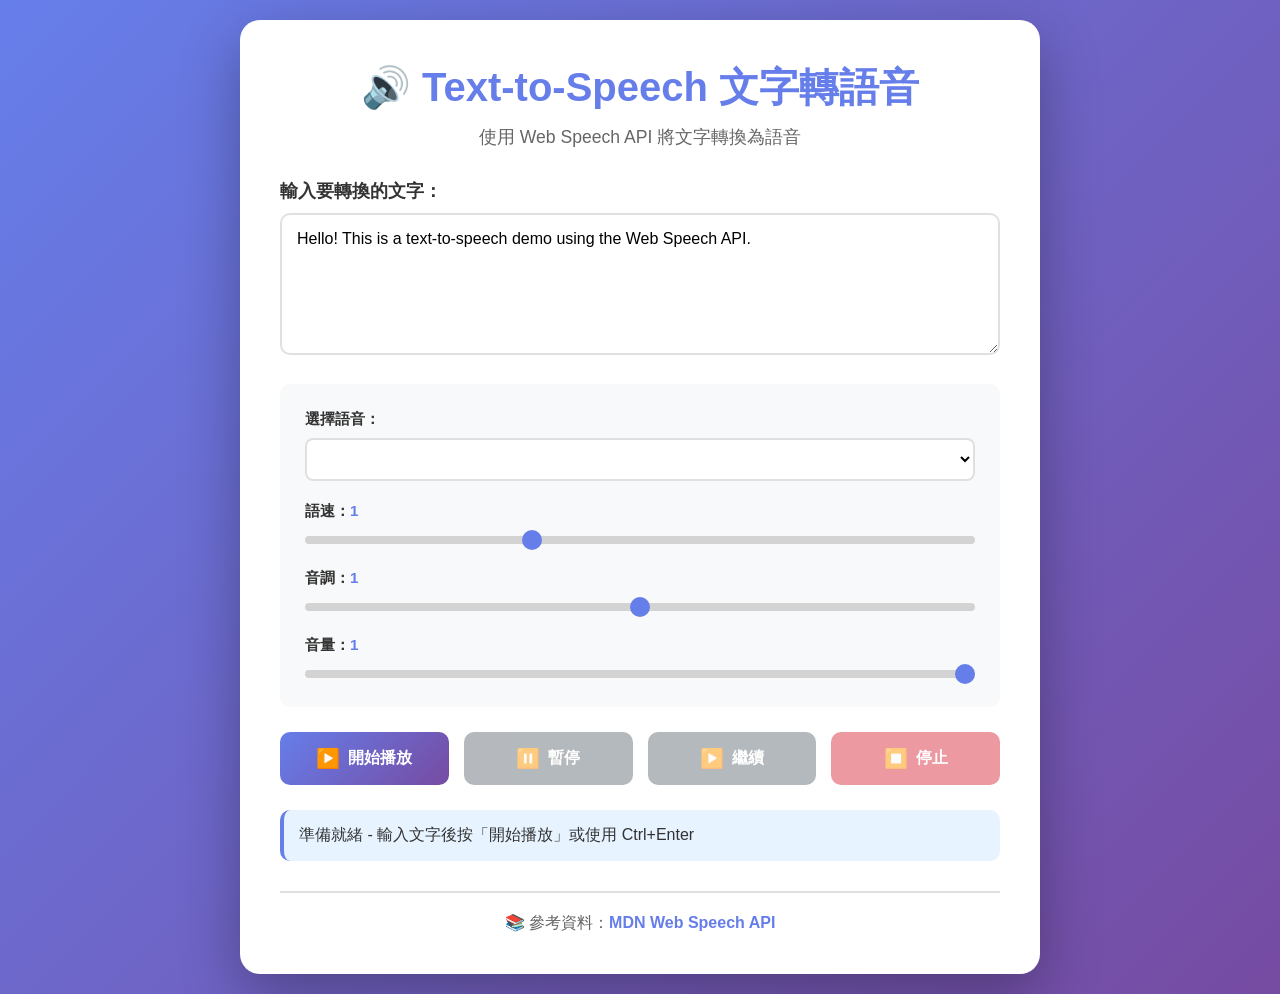
<file: index.html>
<!DOCTYPE html>
<html lang="zh-TW">
<head>
    <meta charset="UTF-8">
    <meta name="viewport" content="width=device-width, initial-scale=1.0">
    <title>Text-to-Speech 文字轉語音</title>
    <link rel="stylesheet" href="style.css">
</head>
<body>
    <div class="container">
        <header>
            <h1>🔊 Text-to-Speech 文字轉語音</h1>
            <p>使用 Web Speech API 將文字轉換為語音</p>
        </header>

        <main>
            <div class="input-section">
                <label for="text-input">輸入要轉換的文字：</label>
                <textarea 
                    id="text-input" 
                    rows="6" 
                    placeholder="在此輸入您想要轉換成語音的文字..."
                >Hello! This is a text-to-speech demo using the Web Speech API.</textarea>
            </div>

            <div class="controls-section">
                <div class="control-group">
                    <label for="voice-select">選擇語音：</label>
                    <select id="voice-select"></select>
                </div>

                <div class="control-group">
                    <label for="rate-input">語速：<span id="rate-value">1</span></label>
                    <input type="range" id="rate-input" min="0.5" max="2" step="0.1" value="1">
                </div>

                <div class="control-group">
                    <label for="pitch-input">音調：<span id="pitch-value">1</span></label>
                    <input type="range" id="pitch-input" min="0" max="2" step="0.1" value="1">
                </div>

                <div class="control-group">
                    <label for="volume-input">音量：<span id="volume-value">1</span></label>
                    <input type="range" id="volume-input" min="0" max="1" step="0.1" value="1">
                </div>
            </div>

            <div class="button-section">
                <button id="speak-btn" class="btn btn-primary">
                    <span class="btn-icon">▶️</span> 開始播放
                </button>
                <button id="pause-btn" class="btn btn-secondary" disabled>
                    <span class="btn-icon">⏸️</span> 暫停
                </button>
                <button id="resume-btn" class="btn btn-secondary" disabled>
                    <span class="btn-icon">▶️</span> 繼續
                </button>
                <button id="stop-btn" class="btn btn-danger" disabled>
                    <span class="btn-icon">⏹️</span> 停止
                </button>
            </div>

            <div class="status-section">
                <p id="status">準備就緒</p>
            </div>
        </main>

        <footer>
            <p>📚 參考資料：<a href="https://developer.mozilla.org/en-US/docs/Web/API/Web_Speech_API/Using_the_Web_Speech_API" target="_blank">MDN Web Speech API</a></p>
        </footer>
    </div>

    <script src="script.js"></script>
</body>
</html>
</file>
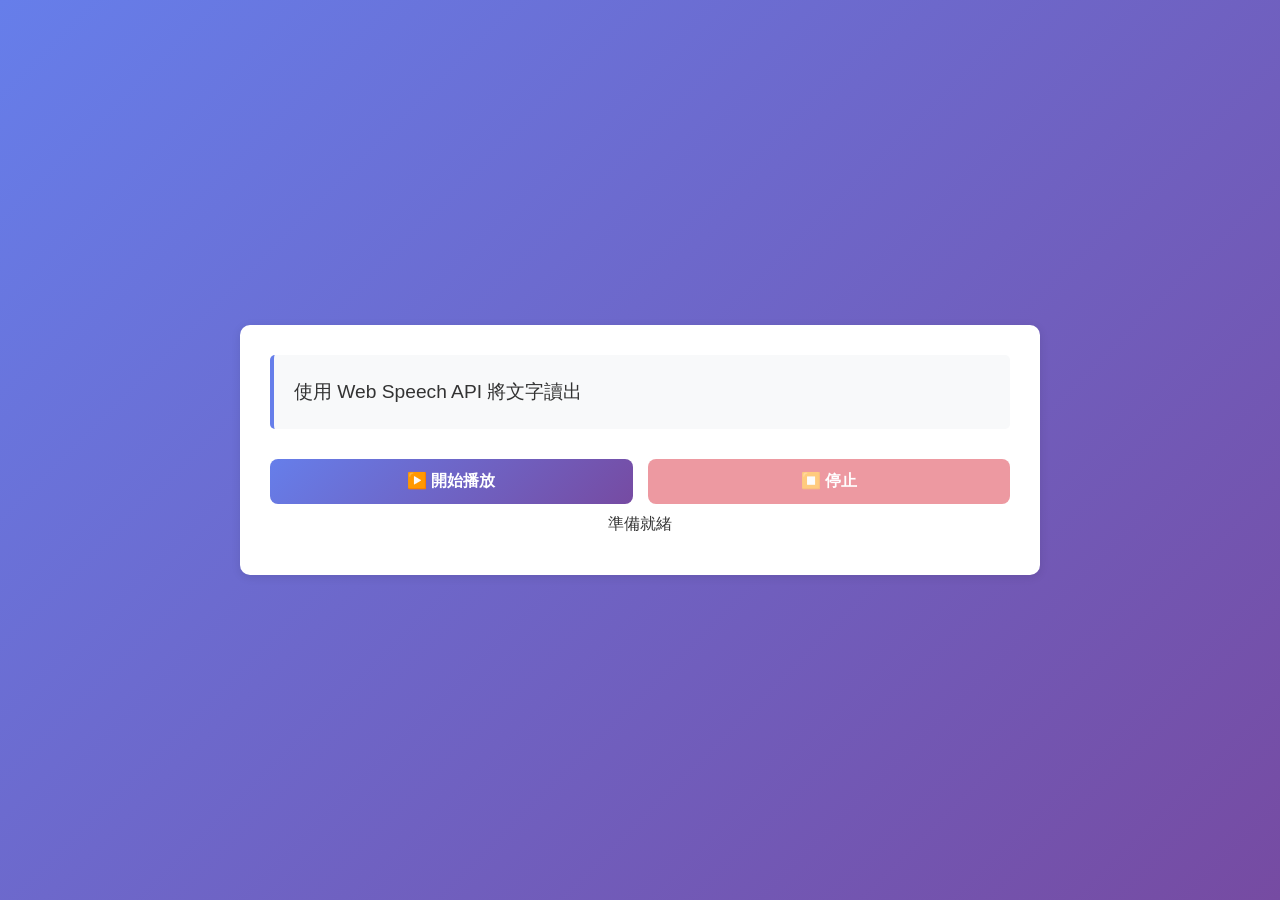
<file: text-to-speech.html>
<!DOCTYPE html>
<html lang="zh-TW">
    <head>
        <meta charset="UTF-8">
        <meta name="viewport" content="width=device-width, initial-scale=1.0">
        <title>Text-to-Speech 文字轉語音</title>
        <link rel="stylesheet" href="style.css">
        <style>
        .container {
            max-width: 800px;
            margin: 50px auto;
            padding: 30px;
            background: white;
            border-radius: 10px;
            box-shadow: 0 2px 10px rgba(0,0,0,0.1);
        }
        
        .text-description {
            font-size: 1.2rem;
            line-height: 1.8;
            color: #333;
            margin-bottom: 30px;
            padding: 20px;
            background: #f8f9fa;
            border-left: 4px solid #667eea;
            border-radius: 5px;
        }
        
        .controls {
            display: flex;
            gap: 15px;
            justify-content: center;
        }
        
        .btn {
            padding: 12px 30px;
            font-size: 1rem;
            border: none;
            border-radius: 8px;
            cursor: pointer;
            font-weight: 600;
            transition: all 0.3s;
        }
        
        .btn-primary {
            background: linear-gradient(135deg, #667eea 0%, #764ba2 100%);
            color: white;
        }
        
        .btn-primary:hover:not(:disabled) {
            transform: translateY(-2px);
            box-shadow: 0 5px 15px rgba(102, 126, 234, 0.4);
        }
        
        .btn-danger {
            background: #dc3545;
            color: white;
        }
        
        .btn-danger:hover:not(:disabled) {
            background: #c82333;
            transform: translateY(-2px);
        }
        
        .btn:disabled {
            opacity: 0.5;
            cursor: not-allowed;
        }
        
        .status {
            text-align: center;
            margin-top: 20px;
            padding: 10px;
            font-weight: 500;
            color: #666;
        }
    </style>
    </head>

    <body>
        <div class="container">
            <div class="text-description">使用 Web Speech API 將文字讀出</div>

            <div class="controls">
                <button id="speak-btn" class="btn btn-primary">▶️ 開始播放</button>
                <button id="stop-btn" class="btn btn-danger" disabled>⏹️
                    停止</button>
            </div>

            <div class="status" id="status">準備就緒</div>
        </div>

        <script>
        // 檢查瀏覽器是否支援 Web Speech API
        if (!('speechSynthesis' in window)) {
            alert('❌ 您的瀏覽器不支援 Web Speech API');
        }

        // 取得 DOM 元素
        const textDescription = document.querySelector('.text-description');
        const speakBtn = document.getElementById('speak-btn');
        const stopBtn = document.getElementById('stop-btn');
        const status = document.getElementById('status');
        
        // 語音合成物件
        const synth = window.speechSynthesis;
        let currentUtterance = null;

        // 開始播放按鈕
        speakBtn.addEventListener('click', () => {
            // 取得 text-description 的內容
            const text = textDescription.textContent.trim();
            
            if (!text) {
                alert('沒有內容可以播放！');
                return;
            }
            
            // 停止當前播放（如果有的話）
            if (synth.speaking) {
                synth.cancel();
            }
            
            // 建立新的 SpeechSynthesisUtterance
            currentUtterance = new SpeechSynthesisUtterance(text);
            
            // 取得可用的語音
            const voices = synth.getVoices();
            
            // 選擇 Google 粵語（香港）語音
            const googleCantoneseVoice = voices.find(voice => 
                voice.name.toLowerCase().includes('google') && 
                voice.lang === 'zh-HK'
            );

            const microsoftTracyVoice = voices.find(voice =>
                voice.name.includes('Microsoft Tracy') &&
                voice.lang === 'zh-HK'
            );
            
            if (googleCantoneseVoice) {
                currentUtterance.voice = googleCantoneseVoice;
                console.log('🎙️ 使用語音:', googleCantoneseVoice.name, '- 粵語（香港）');
            } else if (microsoftTracyVoice) {
                currentUtterance.voice = microsoftTracyVoice;
                console.log('🎙️ 使用語音:', microsoftTracyVoice.name, '- 粵語（香港）');
            } else {
                console.warn('⚠️ 找不到 Google 或 Microsoft Tracy 粵語（香港）語音，使用預設語音');
                // 列出所有可用的語音供參考
                console.log('可用語音:', voices.map(v => `${v.name} (${v.lang})`));
            }
            
            
            // 設定參數
            currentUtterance.rate = 1;      // 語速
            currentUtterance.pitch = 1;     // 音調
            currentUtterance.volume = 1;    // 音量
            
            // 事件監聽器
            currentUtterance.onstart = () => {
                console.log('🎤 開始播放');
                status.textContent = '🎤 正在播放...';
                speakBtn.disabled = true;
                stopBtn.disabled = false;
            };
            
            currentUtterance.onend = () => {
                console.log('✅ 播放結束');
                status.textContent = '✅ 播放完成';
                speakBtn.disabled = false;
                stopBtn.disabled = true;
            };
            
            currentUtterance.onerror = (event) => {
                console.error('❌ 發生錯誤:', event.error);
                status.textContent = `❌ 錯誤: ${event.error}`;
                speakBtn.disabled = false;
                stopBtn.disabled = true;
            };
            
            // 開始播放
            synth.speak(currentUtterance);
        });

        // 停止播放按鈕
        stopBtn.addEventListener('click', () => {
            if (synth.speaking) {
                synth.cancel();
                status.textContent = '⏹️ 已停止';
                speakBtn.disabled = false;
                stopBtn.disabled = true;
            }
        });

        // 載入語音（某些瀏覽器需要時間載入）
        if (synth.onvoiceschanged !== undefined) {
            synth.onvoiceschanged = () => {
                const voices = synth.getVoices();
                console.log('📝 可用語音數量:', voices.length);
            };
        }

        console.log('🚀 Text-to-Speech 已載入');
    </script>
    </body>
</html>
</file>
<file: style.css>
* {
    margin: 0;
    padding: 0;
    box-sizing: border-box;
}

body {
    font-family: 'Segoe UI', Tahoma, Geneva, Verdana, sans-serif;
    background: linear-gradient(135deg, #667eea 0%, #764ba2 100%);
    min-height: 100vh;
    display: flex;
    justify-content: center;
    align-items: center;
    padding: 20px;
}

.container {
    background: white;
    border-radius: 20px;
    box-shadow: 0 20px 60px rgba(0, 0, 0, 0.3);
    max-width: 800px;
    width: 100%;
    padding: 40px;
}

header {
    text-align: center;
    margin-bottom: 30px;
}

header h1 {
    color: #667eea;
    font-size: 2.5rem;
    margin-bottom: 10px;
}

header p {
    color: #666;
    font-size: 1.1rem;
}

.input-section {
    margin-bottom: 25px;
}

.input-section label {
    display: block;
    font-weight: 600;
    color: #333;
    margin-bottom: 10px;
    font-size: 1.1rem;
}

#text-input {
    width: 100%;
    padding: 15px;
    border: 2px solid #e0e0e0;
    border-radius: 10px;
    font-size: 1rem;
    font-family: inherit;
    resize: vertical;
    transition: border-color 0.3s;
}

#text-input:focus {
    outline: none;
    border-color: #667eea;
}

.controls-section {
    background: #f8f9fa;
    padding: 25px;
    border-radius: 10px;
    margin-bottom: 25px;
}

.control-group {
    margin-bottom: 20px;
}

.control-group:last-child {
    margin-bottom: 0;
}

.control-group label {
    display: block;
    font-weight: 600;
    color: #333;
    margin-bottom: 8px;
    font-size: 0.95rem;
}

.control-group span {
    color: #667eea;
    font-weight: bold;
}

#voice-select {
    width: 100%;
    padding: 10px;
    border: 2px solid #e0e0e0;
    border-radius: 8px;
    font-size: 1rem;
    background: white;
    cursor: pointer;
    transition: border-color 0.3s;
}

#voice-select:focus {
    outline: none;
    border-color: #667eea;
}

input[type="range"] {
    width: 100%;
    height: 8px;
    border-radius: 5px;
    background: #d3d3d3;
    outline: none;
    -webkit-appearance: none;
}

input[type="range"]::-webkit-slider-thumb {
    -webkit-appearance: none;
    appearance: none;
    width: 20px;
    height: 20px;
    border-radius: 50%;
    background: #667eea;
    cursor: pointer;
    transition: background 0.3s;
}

input[type="range"]::-webkit-slider-thumb:hover {
    background: #764ba2;
}

input[type="range"]::-moz-range-thumb {
    width: 20px;
    height: 20px;
    border-radius: 50%;
    background: #667eea;
    cursor: pointer;
    border: none;
    transition: background 0.3s;
}

input[type="range"]::-moz-range-thumb:hover {
    background: #764ba2;
}

.button-section {
    display: flex;
    gap: 15px;
    flex-wrap: wrap;
    margin-bottom: 25px;
}

.btn {
    flex: 1;
    min-width: 140px;
    padding: 15px 25px;
    border: none;
    border-radius: 10px;
    font-size: 1rem;
    font-weight: 600;
    cursor: pointer;
    transition: all 0.3s;
    display: flex;
    align-items: center;
    justify-content: center;
    gap: 8px;
}

.btn:disabled {
    opacity: 0.5;
    cursor: not-allowed;
}

.btn-primary {
    background: linear-gradient(135deg, #667eea 0%, #764ba2 100%);
    color: white;
}

.btn-primary:hover:not(:disabled) {
    transform: translateY(-2px);
    box-shadow: 0 5px 15px rgba(102, 126, 234, 0.4);
}

.btn-secondary {
    background: #6c757d;
    color: white;
}

.btn-secondary:hover:not(:disabled) {
    background: #5a6268;
    transform: translateY(-2px);
    box-shadow: 0 5px 15px rgba(108, 117, 125, 0.4);
}

.btn-danger {
    background: #dc3545;
    color: white;
}

.btn-danger:hover:not(:disabled) {
    background: #c82333;
    transform: translateY(-2px);
    box-shadow: 0 5px 15px rgba(220, 53, 69, 0.4);
}

.btn-icon {
    font-size: 1.2rem;
}

.status-section {
    background: #e7f3ff;
    padding: 15px;
    border-radius: 10px;
    border-left: 4px solid #667eea;
}

#status {
    color: #333;
    font-weight: 500;
    margin: 0;
}

footer {
    margin-top: 30px;
    text-align: center;
    padding-top: 20px;
    border-top: 2px solid #e0e0e0;
}

footer p {
    color: #666;
}

footer a {
    color: #667eea;
    text-decoration: none;
    font-weight: 600;
}

footer a:hover {
    text-decoration: underline;
}

@media (max-width: 600px) {
    .container {
        padding: 20px;
    }

    header h1 {
        font-size: 1.8rem;
    }

    .button-section {
        flex-direction: column;
    }

    .btn {
        width: 100%;
        min-width: auto;
    }
}
</file>
